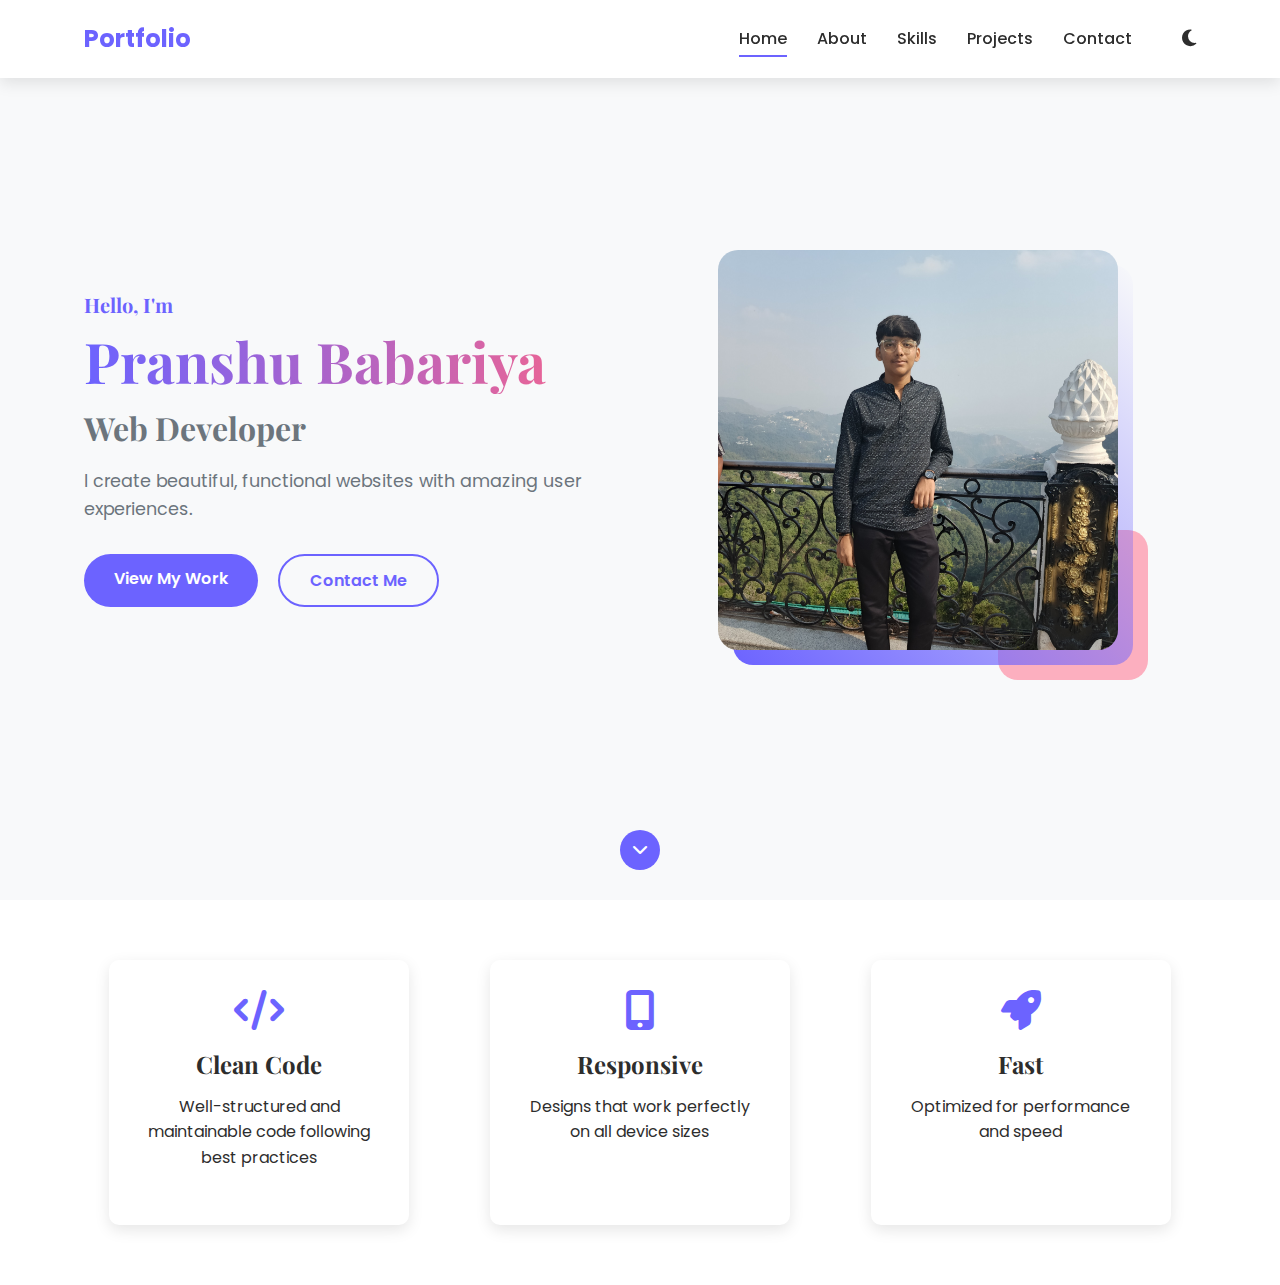
<file: portfolio/index.html>
<!DOCTYPE html>
<html lang="en">
<head>
    <meta charset="UTF-8">
    <meta name="viewport" content="width=device-width, initial-scale=1.0">
    <title>Pranshu Babariya | Portfolio</title>
    <link rel="stylesheet" href="https://cdnjs.cloudflare.com/ajax/libs/font-awesome/6.4.0/css/all.min.css">
    <link href="https://fonts.googleapis.com/css2?family=Poppins:wght@300;400;500;600;700&family=Playfair+Display:wght@400;500;600;700&display=swap" rel="stylesheet">
    <link rel="stylesheet" href="css/styles.css">
    <link rel="stylesheet" href="css/animations.css">
</head>
<body>
    <!-- Navigation -->
    <nav class="navbar">
        <div class="container">
            <a href="index.html" class="logo">Portfolio</a>
            <div class="nav-links">
                <a href="index.html" class="nav-link active">Home</a>
                <a href="about.html" class="nav-link">About</a>
                <a href="skills.html" class="nav-link">Skills</a>
                <a href="projects.html" class="nav-link">Projects</a>
                <a href="contact.html" class="nav-link">Contact</a>
                <div class="theme-toggle">
                    <i class="fas fa-moon"></i>
                </div>
            </div>
            <div class="hamburger">
                <div class="bar"></div>
                <div class="bar"></div>
                <div class="bar"></div>
            </div>
        </div>
    </nav>

    <!-- Hero Section -->
    <section class="hero">
        <div class="container">
            <div class="hero-content">
                <h3 class="intro animate-fade-in">Hello, I'm</h3>
                <h1 class="name animate-slide-up">Pranshu Babariya</h1>
                <h2 class="profession animate-slide-up">Web Developer</h2>
                <p class="brief animate-fade-in">I create beautiful, functional websites with amazing user experiences.</p>
                <div class="cta-buttons animate-fade-in">
                    <a href="projects.html" class="btn primary">View My Work</a>
                    <a href="contact.html" class="btn secondary">Contact Me</a>
                </div>
            </div>
            <div class="hero-image animate-scale-in">
                <div class="image-wrapper">
                    <img src="img/profile.jpg" alt="Profile Image" class="profile-img">
                    <div class="shape shape-1"></div>
                    <div class="shape shape-2"></div>
                </div>
            </div>
        </div>
        <div class="scroll-down animate-bounce">
            <a href="#highlights"><i class="fas fa-chevron-down"></i></a>
        </div>
    </section>
 
    <!-- Highlights Section -->
    <section id="highlights" class="highlights">
        <div class="container">
            <div class="highlight-card">
                <i class="fas fa-code"></i>
                <h3>Clean Code</h3>
                <p>Well-structured and maintainable code following best practices</p>
            </div>
            <div class="highlight-card">
                <i class="fas fa-mobile-alt"></i>
                <h3>Responsive</h3>
                <p>Designs that work perfectly on all device sizes</p>
            </div>
            <div class="highlight-card">
                <i class="fas fa-rocket"></i>
                <h3>Fast</h3>
                <p>Optimized for performance and speed</p>
            </div>
        </div>
    </section>

    <script src="js/main.js"></script>
    <script src="js/animations.js"></script>
</body>
</html>
</file>
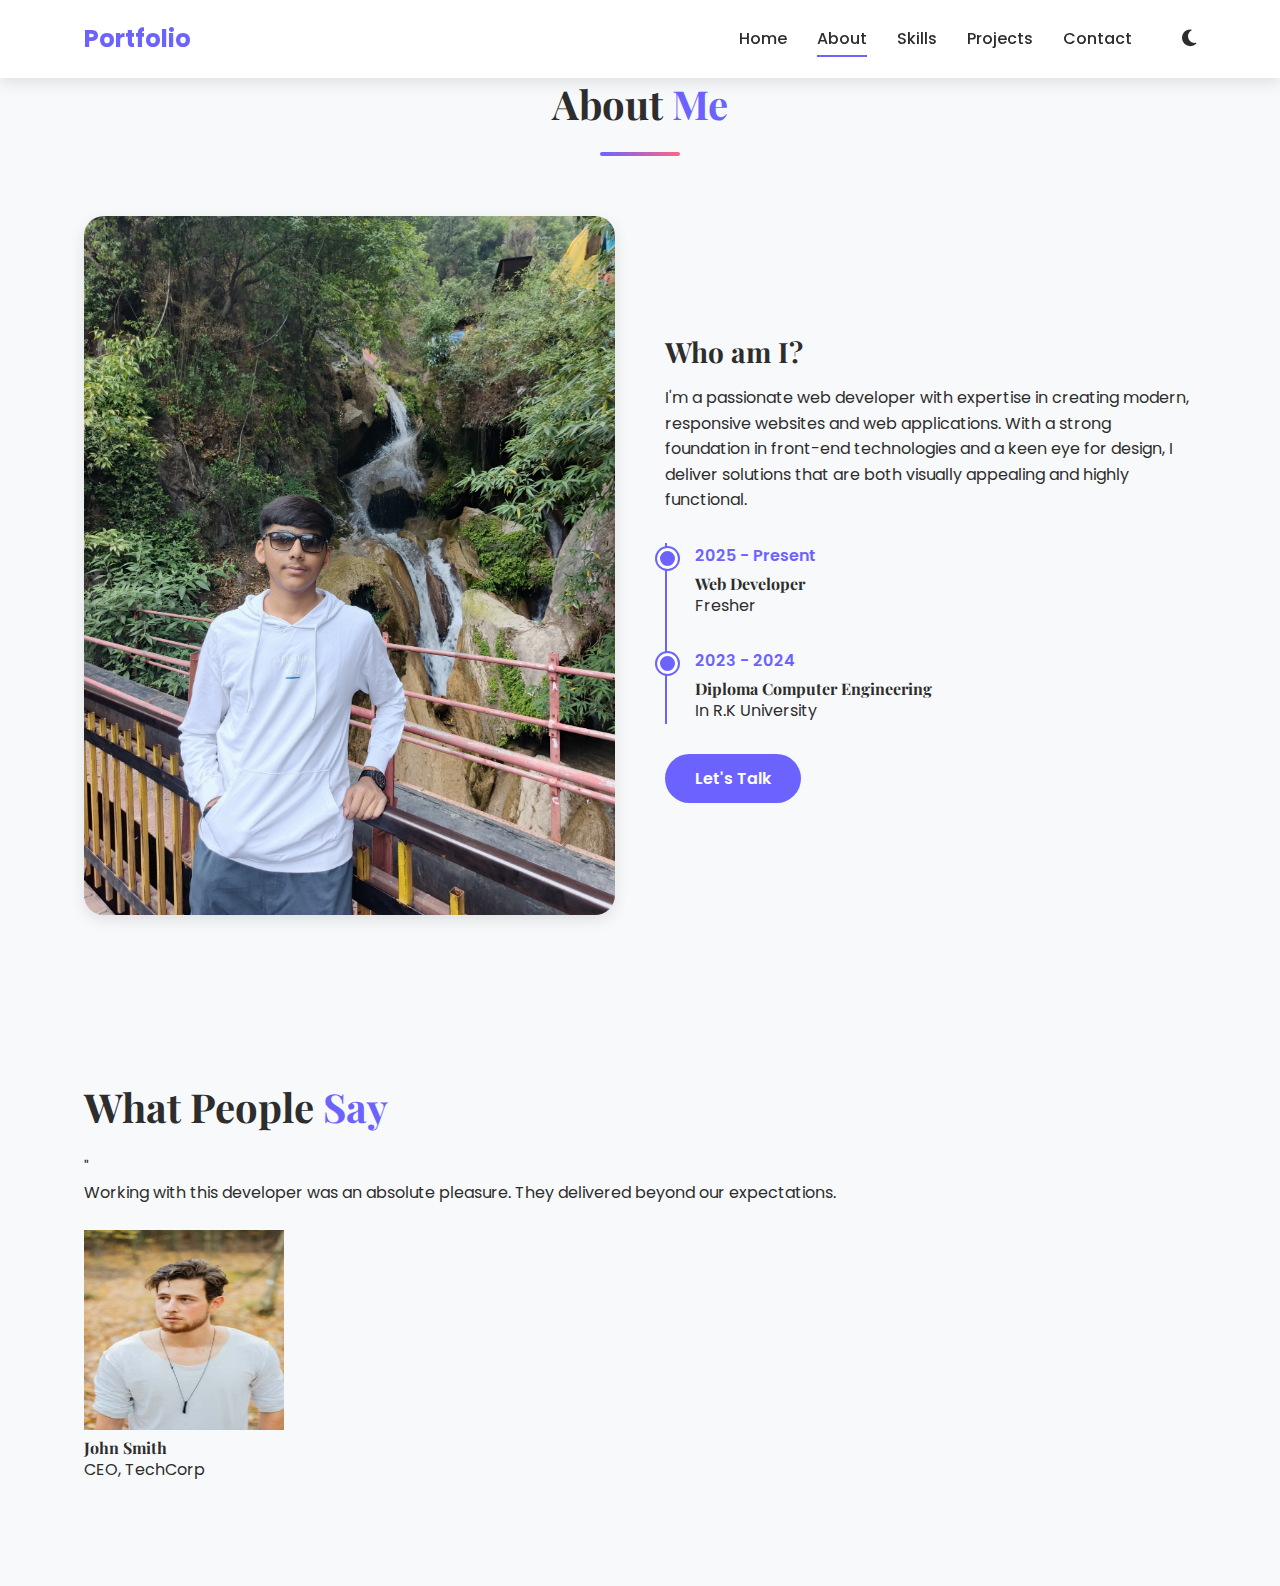
<file: portfolio/about.html>
<!DOCTYPE html>
<html lang="en">
<head>
    <meta charset="UTF-8">
    <meta name="viewport" content="width=device-width, initial-scale=1.0">
    <title>Pranshu Babariya | Portfolio</title>
    <link rel="stylesheet" href="https://cdnjs.cloudflare.com/ajax/libs/font-awesome/6.4.0/css/all.min.css">
    <link href="https://fonts.googleapis.com/css2?family=Poppins:wght@300;400;500;600;700&family=Playfair+Display:wght@400;500;600;700&display=swap" rel="stylesheet">
    <link rel="stylesheet" href="css/styles.css">
    <link rel="stylesheet" href="css/animations.css">
</head>
<body>
    <nav class="navbar">
        <div class="container">
            <a href="index.html" class="logo">Portfolio</a>
            <div class="nav-links">
                <a href="index.html" class="nav-link">Home</a>
                <a href="about.html" class="nav-link active">About</a>
                <a href="skills.html" class="nav-link">Skills</a>
                <a href="projects.html" class="nav-link">Projects</a>
                <a href="contact.html" class="nav-link">Contact</a>
                <div class="theme-toggle">
                    <i class="fas fa-moon"></i>
                </div>
            </div>
            <div class="hamburger">
                <div class="bar"></div>
                <div class="bar"></div>
                <div class="bar"></div>
            </div>
        </div>
    </nav>

    <!-- About Section -->
    <section class="about">
        <div class="container">
            <div class="section-header">
                <h2 class="section-title">About <span>Me</span></h2>
                <div class="underline"></div>
            </div>
            <div class="about-content">
                <div class="about-image animate-slide-left">
                    <img src="img/about.jpg" alt="About Image">
                </div>
                <div class="about-text animate-slide-right">
                    <h3>Who am I?</h3>
                    <p>I'm a passionate web developer with expertise in creating modern, responsive websites and web applications. With a strong foundation in front-end technologies and a keen eye for design, I deliver solutions that are both visually appealing and highly functional.</p>
                    
                    <div class="timeline">
                        <div class="timeline-item">
                            <div class="timeline-date">2025 - Present</div>
                            <div class="timeline-content">
                                <h4>Web Developer</h4>
                                <p>Fresher</p>
                            </div>
                        </div>
                        <div class="timeline-item">
                            <div class="timeline-date">2023 - 2024</div>
                            <div class="timeline-content">
                                <h4>Diploma Computer Engineering</h4>
                                <p>In R.K University</p>
                            </div>
                        </div>
                        <!-- <div class="timeline-item">
                            <div class="timeline-date">2023 - 2024</div>
                            <div class="timeline-content">
                                <h4>Diploma Computer Engineering</h4>
                                <p>In R.K University</p>
                            </div>
                        </div> -->
                    </div>
                    
                    <a href="contact.html" class="btn primary">Let's Talk</a>
                </div>
            </div>
        </div>
    </section>
 
    <!-- Testimonials Section -->
    <section class="testimonials">
        <div class="container">
            <h2 class="section-title">What People <span>Say</span></h2>
            <div class="testimonial-slider">
                <div class="testimonial-card">
                    <div class="quote">"</div>
                    <p>Working with this developer was an absolute pleasure. They delivered beyond our expectations.</p>
                    <div class="client">
                        <img src="img/client1.jpg" height="200px" width="200px" alt="Client 1">
                        <div class="client-info">
                            <h4>John Smith</h4>
                            <p>CEO, TechCorp</p>
                        </div>
                    </div>
                </div>
                <!-- More testimonial cards -->
            </div>
        </div>
    </section>

    <script src="js/main.js"></script>
    <script src="js/animations.js"></script>
</body>
</html>
</file>
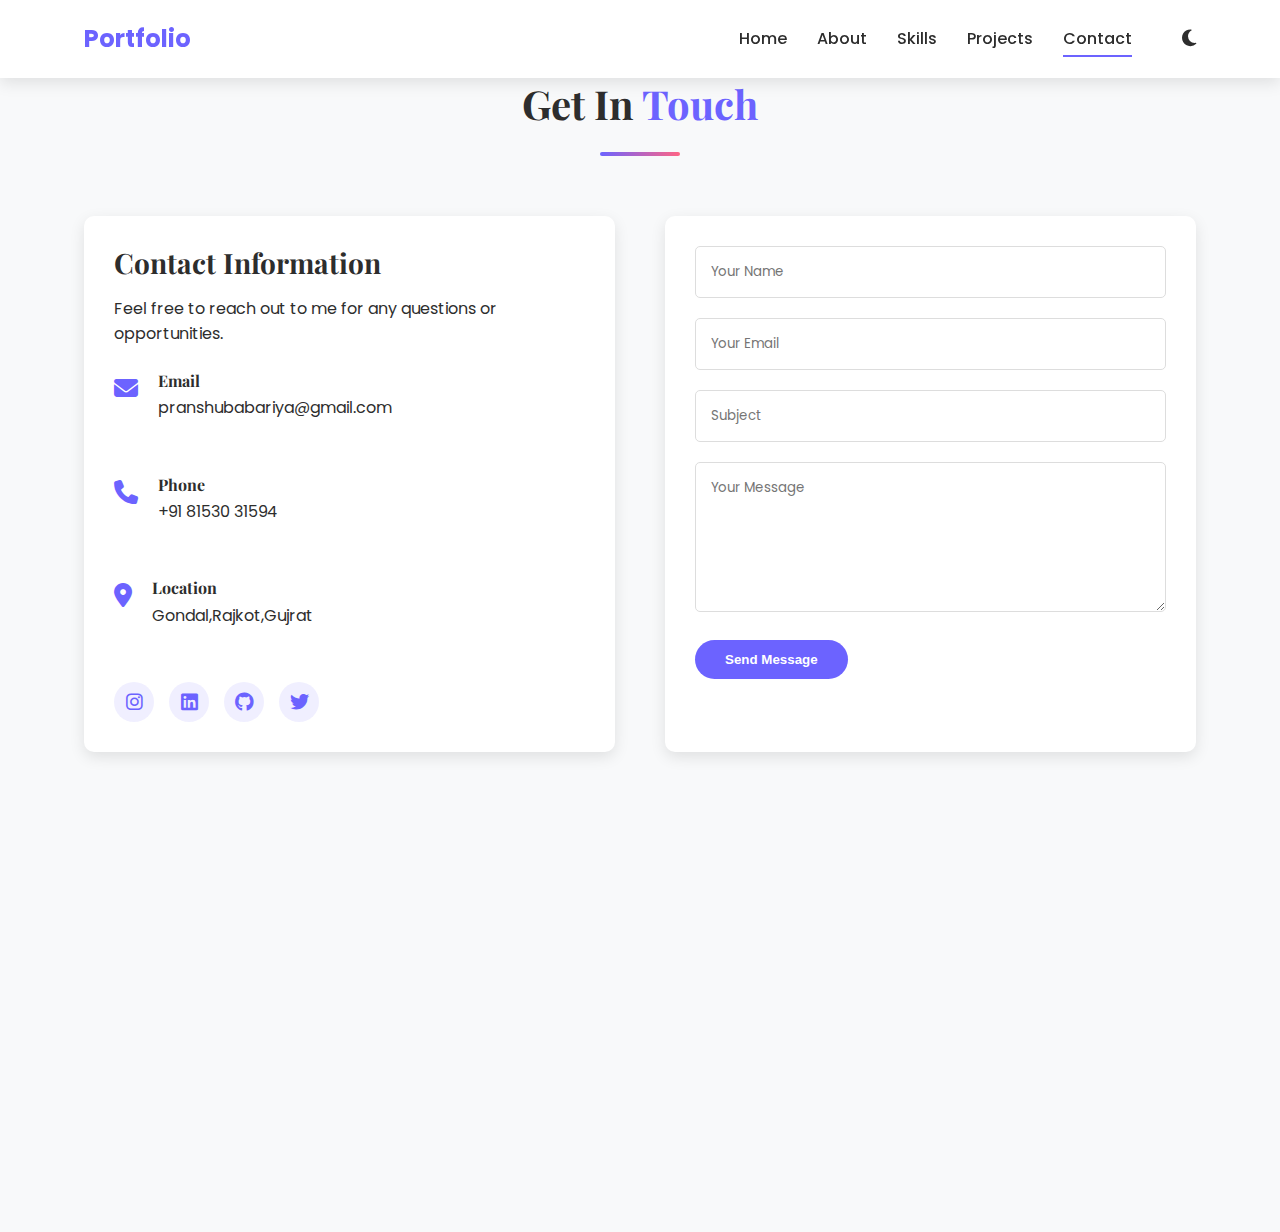
<file: portfolio/contact.html>
<!DOCTYPE html>
<html lang="en">
<head>
    <meta charset="UTF-8">
    <meta name="viewport" content="width=device-width, initial-scale=1.0">
    <title>Pranshu Babariya | Portfolio</title>
    <link rel="stylesheet" href="https://cdnjs.cloudflare.com/ajax/libs/font-awesome/6.4.0/css/all.min.css">
    <link href="https://fonts.googleapis.com/css2?family=Poppins:wght@300;400;500;600;700&family=Playfair+Display:wght@400;500;600;700&display=swap" rel="stylesheet">
    <link rel="stylesheet" href="css/styles.css">
    <link rel="stylesheet" href="css/animations.css">
</head>
<body>
    <nav class="navbar">
        <div class="container">
            <a href="index.html" class="logo">Portfolio</a>
            <div class="nav-links">
                <a href="index.html" class="nav-link">Home</a>
                <a href="about.html" class="nav-link">About</a>
                <a href="skills.html" class="nav-link">Skills</a>
                <a href="projects.html" class="nav-link">Projects</a>
                <a href="contact.html" class="nav-link active">Contact</a>
                <div class="theme-toggle">
                    <i class="fas fa-moon"></i>
                </div>
            </div>
            <div class="hamburger">
                <div class="bar"></div>
                <div class="bar"></div>
                <div class="bar"></div>
            </div>
        </div>
    </nav>

    <!-- Contact Section -->
    <section class="contact">
        <div class="container">
            <div class="section-header">
                <h2 class="section-title">Get In <span>Touch</span></h2>
                <div class="underline"></div>
            </div>
            
            <div class="contact-content">
                <div class="contact-info">
                    <h3>Contact Information</h3>
                    <p>Feel free to reach out to me for any questions or opportunities.</p>
                    
                    <div class="info-item">
                        <i class="fas fa-envelope"></i>
                        <div class="info-content">
                            <h4>Email</h4>
                            <p>pranshubabariya@gmail.com</p>
                        </div>
                    </div>
                    
                    <div class="info-item">
                        <i class="fas fa-phone"></i>
                        <div class="info-content">
                            <h4>Phone</h4>
                            <p>+91 81530 31594</p>
                        </div>
                    </div>
                    
                    <div class="info-item">
                        <i class="fas fa-map-marker-alt"></i>
                        <div class="info-content">
                            <h4>Location</h4>
                            <p>Gondal,Rajkot,Gujrat</p>
                        </div>
                    </div>
                    
                    <div class="social-links">
                        <a href="https://www.instagram.com/pranshu._.0007/"><i class="fa-brands fa-instagram"></i></a>
                        <a href="https://www.linkedin.com/in/pranshu-babariya-a39375328/"><i class="fab fa-linkedin"></i></a>
                        <a href="https://github.com/Pranshu9925"><i class="fab fa-github"></i></a>
                        <a href="https://x.com/PranshuPatel0"><i class="fab fa-twitter"></i></a>
                        
                    </div>
                </div>
                
                <div class="contact-form">
                    <form id="contactForm">
                        <div class="form-group">
                            <input type="text" id="name" placeholder="Your Name" required>
                        </div>
                        <div class="form-group">
                            <input type="email" id="email" placeholder="Your Email" required>
                        </div>
                        <div class="form-group">
                            <input type="text" id="subject" placeholder="Subject">
                        </div>
                        <div class="form-group">
                            <textarea id="message" rows="5" placeholder="Your Message" required></textarea>
                        </div>
                        <button type="submit" class="btn primary">Send Message</button>
                    </form>
                </div>
            </div>
        </div>
    </section>
 
    <!-- Map Section -->
    <section class="map">
        <iframe src="https://www.google.com/maps/embed?pb=!1m18!1m12!1m3!1d521.2065974716127!2d70.78993064576974!3d21.96142974266519!2m3!1f0!2f0!3f0!3m2!1i1024!2i768!4f13.1!3m3!1m2!1s0x395839dd14bb5c81%3A0x2c35347fda274b17!2sKrishna%20Krupa!5e0!3m2!1sen!2sin!4v1749466832897!5m2!1sen!2sin" allowfullscreen="" loading="lazy"></iframe>
    </section>

    <script src="js/main.js"></script>
    <script src="js/animations.js"></script>
</body>
</html>
</file>
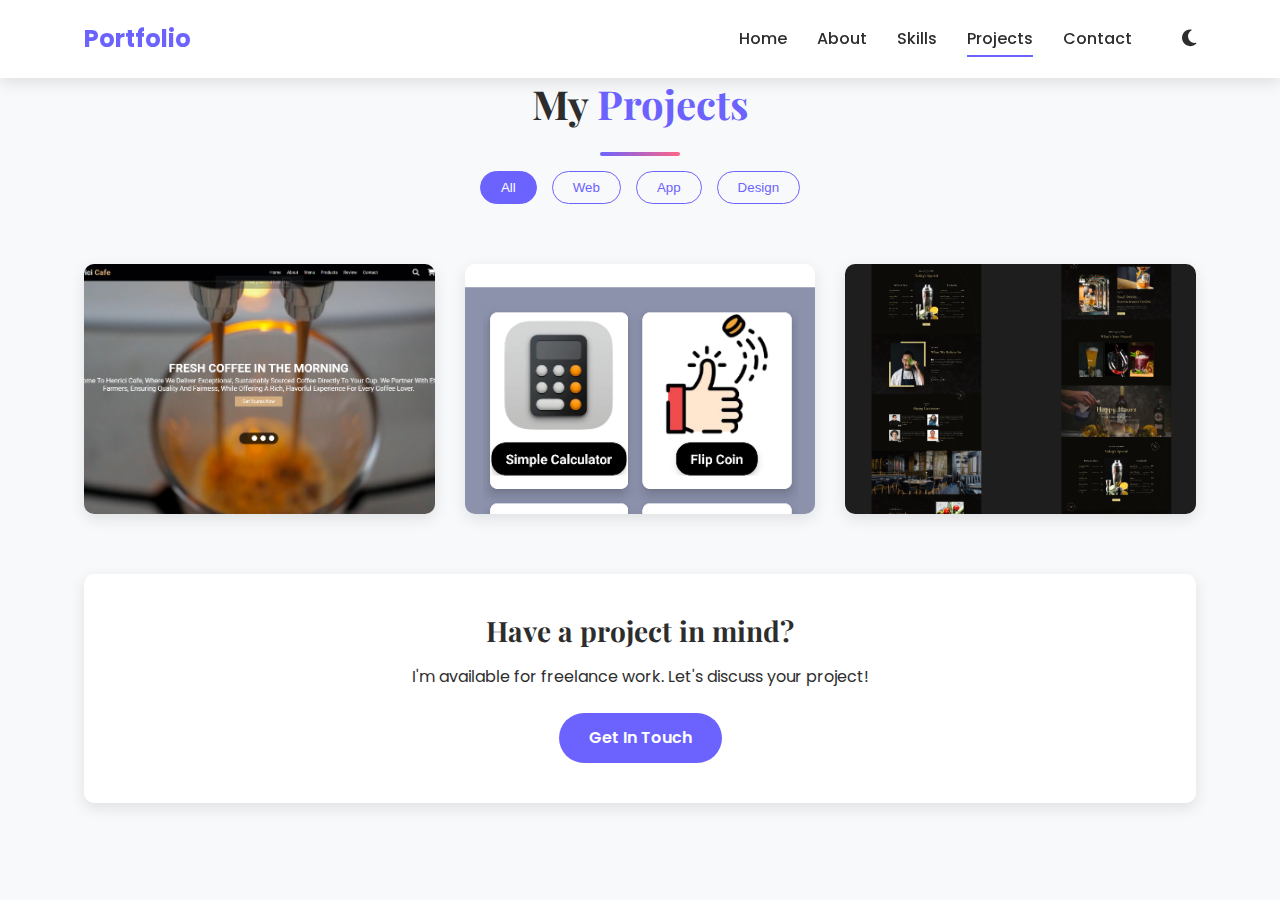
<file: portfolio/projects.html>
<!DOCTYPE html>
<html lang="en">
<head>
    <meta charset="UTF-8">
    <meta name="viewport" content="width=device-width, initial-scale=1.0">
    <title>Pranshu Babariya | Portfolio</title>
    <link rel="stylesheet" href="https://cdnjs.cloudflare.com/ajax/libs/font-awesome/6.4.0/css/all.min.css">
    <link href="https://fonts.googleapis.com/css2?family=Poppins:wght@300;400;500;600;700&family=Playfair+Display:wght@400;500;600;700&display=swap" rel="stylesheet">
    <link rel="stylesheet" href="css/styles.css">
    <link rel="stylesheet" href="css/animations.css">
</head>
<body>
    <nav class="navbar">
        <div class="container">
            <a href="index.html" class="logo">Portfolio</a>
            <div class="nav-links">
                <a href="index.html" class="nav-link">Home</a>
                <a href="about.html" class="nav-link">About</a>
                <a href="skills.html" class="nav-link">Skills</a>
                <a href="projects.html" class="nav-link active">Projects</a>
                <a href="contact.html" class="nav-link">Contact</a>
                <div class="theme-toggle">
                    <i class="fas fa-moon"></i>
                </div>
            </div>
            <div class="hamburger">
                <div class="bar"></div>
                <div class="bar"></div>
                <div class="bar"></div>
            </div>
        </div>
    </nav>

    <!-- Projects Section -->
    <section class="projects">
        <div class="container">
            <div class="section-header">
                <h2 class="section-title">My <span>Projects</span></h2>
                <div class="underline"></div>
                <div class="filter-buttons">
                    <button class="filter-btn active" data-filter="all">All</button>
                    <button class="filter-btn" data-filter="web">Web</button>
                    <button class="filter-btn" data-filter="app">App</button>
                    <button class="filter-btn" data-filter="design">Design</button>
                </div>
            </div>
            
            <div class="projects-grid">
                <div class="project-card" data-category="web">
                    <div class="project-image">
                        <img src="img/project1.png" alt="Project 1">
                        <div class="project-overlay">
                            <h3>Coffee Website</h3>
                            <p>Full-featured online store with payment integration</p>
                            <a href="#" class="btn primary">View Details</a>
                        </div>
                    </div>
                </div>
                
                <div class="project-card" data-category="app">
                    <div class="project-image">
                        <img src="img/project2.png" alt="Project 2">
                        <div class="project-overlay">
                            <h3>ToolHub App</h3>
                            <p>In which i have made Simple Calculator, Flip a Coin, Currency Convetor, Roll Dice and Ruller which i have made by myself</p>
                            <a href="#" class="btn primary">View Details</a>
                        </div>
                    </div>
                </div>

                <div class="project-card" data-category="design">
                    <div class="project-image">
                        <img src="img/project3.png" alt="Project 2">
                        <div class="project-overlay">
                            <h3>Restaurant Website Design</h3>
                            <p>Full-featured design of an Restaurant</p>
                            <a href="#" class="btn primary">View Details</a>
                        </div>
                    </div>
                </div>
                
                <!-- More project cards -->
            </div>
             
            <div class="cta-section">
                <h3>Have a project in mind?</h3>
                <p>I'm available for freelance work. Let's discuss your project!</p>
                <a href="contact.html" class="btn primary">Get in Touch</a>
            </div>
        </div>
    </section>

    <script src="js/main.js"></script>
    <script src="js/animations.js"></script>
</body>
</html>
</file>
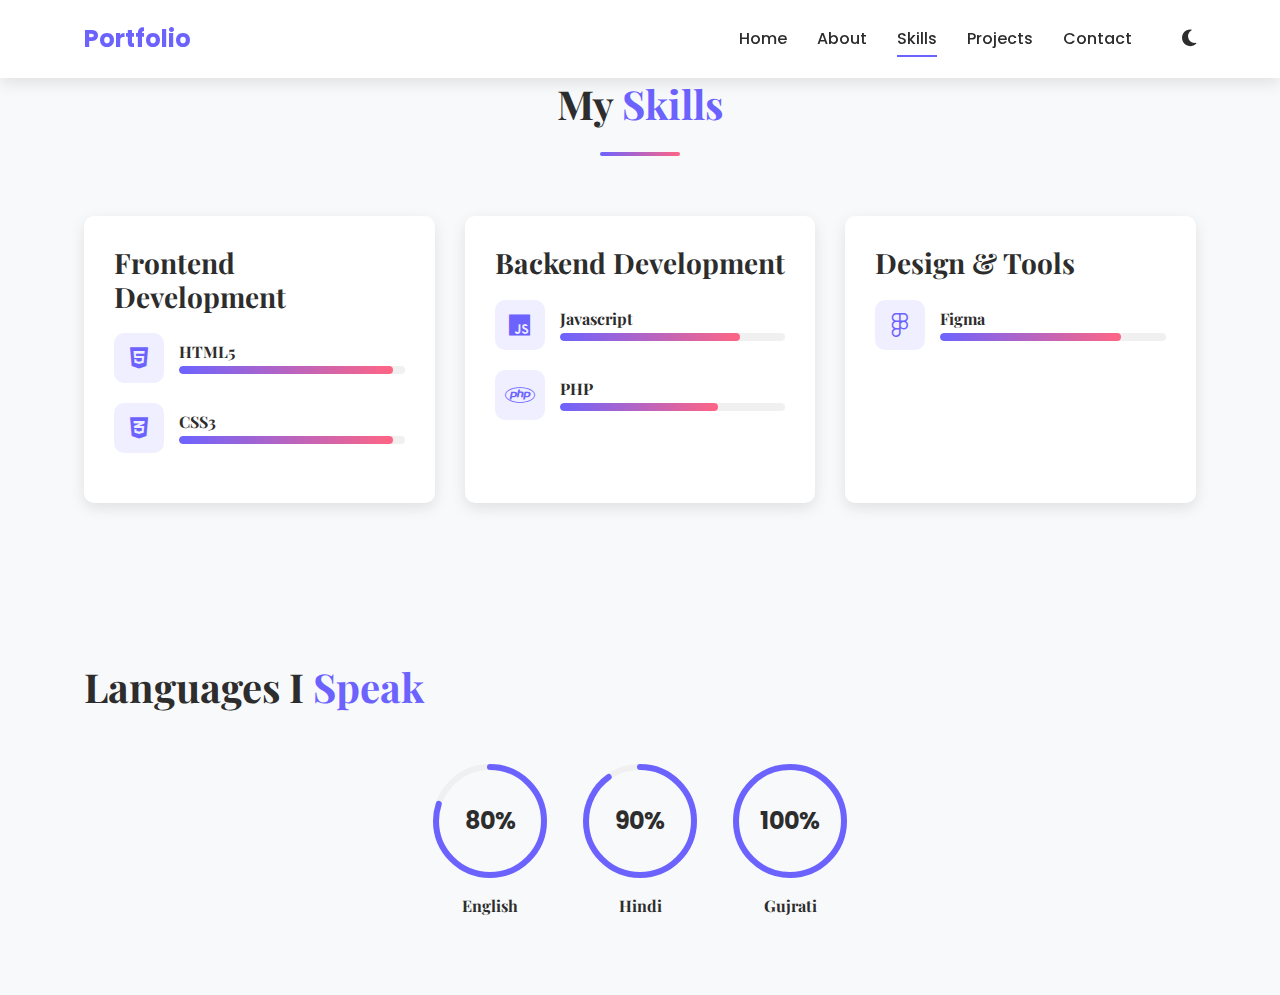
<file: portfolio/skills.html>
<!DOCTYPE html>
<html lang="en">
<head>
    <meta charset="UTF-8">
    <meta name="viewport" content="width=device-width, initial-scale=1.0">
    <title>Pranshu Babariya | Portfolio</title>
    <link rel="stylesheet" href="https://cdnjs.cloudflare.com/ajax/libs/font-awesome/6.4.0/css/all.min.css">
    <link href="https://fonts.googleapis.com/css2?family=Poppins:wght@300;400;500;600;700&family=Playfair+Display:wght@400;500;600;700&display=swap" rel="stylesheet">
    <link rel="stylesheet" href="css/styles.css">
    <link rel="stylesheet" href="css/animations.css">
</head>
<body>
    <nav class="navbar">
        <div class="container">
            <a href="index.html" class="logo">Portfolio</a>
            <div class="nav-links">
                <a href="index.html" class="nav-link">Home</a>
                <a href="about.html" class="nav-link">About</a>
                <a href="skills.html" class="nav-link active">Skills</a>
                <a href="projects.html" class="nav-link">Projects</a>
                <a href="contact.html" class="nav-link">Contact</a>
                <div class="theme-toggle">
                    <i class="fas fa-moon"></i>
                </div>
            </div>
            <div class="hamburger">
                <div class="bar"></div>
                <div class="bar"></div>
                <div class="bar"></div>
            </div>
        </div>
    </nav>

    <!-- Skills Section -->
    <section class="skills">
        <div class="container">
            <div class="section-header">
                <h2 class="section-title">My <span>Skills</span></h2>
                <div class="underline"></div>
            </div>
            
            <div class="skills-grid">
                <div class="skill-category">
                    <h3>Frontend Development</h3>
                    <div class="skill-items">
                        <div class="skill-item">
                            <div class="skill-icon">
                                <i class="fab fa-html5"></i>
                            </div>
                            <div class="skill-info">
                                <h4>HTML5</h4>
                                <div class="skill-bar">
                                    <div class="skill-level" style="width: 95%"></div>
                                </div>
                                
                            </div>
                        </div>
                         <div class="skill-item">
                            <div class="skill-icon">
                                <i class="fa-brands fa-css3-alt"></i>
                            </div>
                            <div class="skill-info">
                                <h4>CSS3</h4>
                                <div class="skill-bar">
                                    <div class="skill-level" style="width: 95%"></div>
                                </div>
                                
                            </div>
                        </div>
                        <!-- More frontend skills -->
                    </div>
                </div>
                
                <div class="skill-category">
                    <h3>Backend Development</h3>
                    <div class="skill-items">
                        <div class="skill-item">
                            <div class="skill-icon">
                                <i class="fa-brands fa-js"></i>
                            </div>
                            <div class="skill-info">
                                <h4>Javascript</h4>
                                <div class="skill-bar">
                                    <div class="skill-level" style="width: 80%"></div>
                                </div>
                            </div>
                        </div>
                        <div class="skill-item">
                            <div class="skill-icon">
                                <i class="fa-brands fa-php"></i>
                            </div>
                            <div class="skill-info">
                                <h4>PHP</h4>
                                <div class="skill-bar">
                                    <div class="skill-level" style="width: 70%"></div>
                                </div>
                            </div>
                        </div>
                        <!-- More backend skills -->
                    </div>
                </div>
                
                <div class="skill-category">
                    <h3>Design & Tools</h3>
                    <div class="skill-items">
                        <div class="skill-item">
                            <div class="skill-icon">
                                <i class="fab fa-figma"></i>
                            </div>
                            <div class="skill-info">
                                <h4>Figma</h4>
                                <div class="skill-bar">
                                    <div class="skill-level" style="width: 80%"></div>
                                </div>
                            </div>
                        </div>
                        <!-- More design skills -->
                    </div>
                </div>

                
            </div>
        </div>
    </section>

    <!-- Languages Section -->
    <section class="languages">
        <div class="container">
            <h2 class="section-title">Languages I <span>Speak</span></h2>
            <div class="languages-grid">
                <div class="language-item">
                    <div class="language-progress" data-percent="80">
                        <svg class="progress-circle" width="120" height="120">
                            <circle class="progress-circle-bg" cx="60" cy="60" r="54"></circle>
                            <circle class="progress-circle-fill" cx="60" cy="60" r="54"></circle>
                        </svg>
                        <div class="language-percent">80%</div>
                    </div>
                    <h4>English</h4>
                </div>
                <div class="language-item">
                    <div class="language-progress" data-percent="90">
                        <svg class="progress-circle" width="120" height="120">
                            <circle class="progress-circle-bg" cx="60" cy="60" r="54"></circle>
                            <circle class="progress-circle-fill" cx="60" cy="60" r="54"></circle>
                        </svg>
                        <div class="language-percent">90%</div>
                    </div>
                    <h4>Hindi</h4>
                </div>
                <div class="language-item">
                    <div class="language-progress" data-percent="100">
                        <svg class="progress-circle" width="120" height="120">
                            <circle class="progress-circle-bg" cx="60" cy="60" r="54"></circle>
                            <circle class="progress-circle-fill" cx="60" cy="60" r="54"></circle>
                        </svg>
                        <div class="language-percent">100%</div>
                    </div>
                    <h4>Gujrati</h4>
                </div>
                <!-- More language items -->
            </div>
        </div>
    </section>

    <script src="js/main.js"></script>
    <script src="js/animations.js"></script>
</body>
</html>
</file>
<file: portfolio/css/styles.css>
/* Base Styles */
:root {
    --primary-color: #6c63ff;
    --secondary-color: #4d44db;
    --accent-color: #ff6584;
    --dark-color: #2d2d2d;
    --light-color: #f8f9fa;
    --gray-color: #6c757d;
    --white-color: #ffffff;
    --black-color: #000000;
    --success-color: #28a745;
    --warning-color: #ffc107;
    --danger-color: #dc3545;
    --font-primary: 'Poppins', sans-serif;
    --font-secondary: 'Playfair Display', serif;
    --transition: all 0.3s ease;
    --shadow: 0 5px 15px rgba(0, 0, 0, 0.1);
    --shadow-hover: 0 8px 25px rgba(0, 0, 0, 0.2);
}

/* Reset and Base Styles */
* {
    margin: 0;
    padding: 0;
    box-sizing: border-box;
}

html {
    scroll-behavior: smooth;
}

body {
    font-family: var(--font-primary);
    color: var(--dark-color);
    background-color: var(--light-color);
    line-height: 1.6;
    overflow-x: hidden;
}

.container {
    width: 90%;
    max-width: 1200px;
    margin: 0 auto;
    padding: 0 20px;
}

section {
    padding: 80px 0;
}

h1, h2, h3, h4, h5, h6 {
    font-family: var(--font-secondary);
    font-weight: 700;
    line-height: 1.2;
}

h2 {
    font-size: 2.5rem;
    margin-bottom: 1.5rem;
}

h3 {
    font-size: 1.75rem;
    margin-bottom: 1rem;
}

p {
    margin-bottom: 1.5rem;
}

a {
    text-decoration: none;
    color: inherit;
    transition: var(--transition);
}

.btn {
    display: inline-block;
    padding: 12px 30px;
    border-radius: 50px;
    font-weight: 600;
    text-transform: capitalize;
    transition: var(--transition);
    border: none;
    cursor: pointer;
}

.btn.primary {
    background-color: var(--primary-color);
    color: var(--white-color);
}

.btn.secondary {
    background-color: transparent;
    color: var(--primary-color);
    border: 2px solid var(--primary-color);
}

.btn:hover {
    transform: translateY(-3px);
    box-shadow: var(--shadow-hover);
}

.section-header {
    text-align: center;
    margin-bottom: 60px;
}

.section-title span {
    color: var(--primary-color);
}

.underline {
    width: 80px;
    height: 4px;
    background: linear-gradient(to right, var(--primary-color), var(--accent-color));
    margin: 15px auto;
    border-radius: 2px;
}

/* Navigation Styles */
.navbar {
    position: fixed;
    top: 0;
    left: 0;
    width: 100%;
    padding: 20px 0;
    z-index: 1000;
    transition: var(--transition);
    background-color: rgba(255, 255, 255, 0.9);
    box-shadow: var(--shadow);
}

.navbar.scrolled {
    padding: 15px 0;
    background-color: rgba(255, 255, 255, 0.98);
}

.navbar .container {
    display: flex;
    justify-content: space-between;
    align-items: center;
}

.logo {
    font-size: 1.5rem;
    font-weight: 700;
    color: var(--primary-color);
}

.nav-links {
    display: flex;
    align-items: center;
    gap: 30px;
}

.nav-link {
    font-weight: 500;
    position: relative;
}

.nav-link::after {
    content: '';
    position: absolute;
    bottom: -5px;
    left: 0;
    width: 0;
    height: 2px;
    background-color: var(--primary-color);
    transition: var(--transition);
}

.nav-link:hover::after,
.nav-link.active::after {
    width: 100%;
}

.theme-toggle {
    cursor: pointer;
    font-size: 1.2rem;
    margin-left: 20px;
    color: var(--dark-color);
}

.hamburger {
    display: none;
    cursor: pointer;
}

.bar {
    width: 25px;
    height: 3px;
    background-color: var(--dark-color);
    margin: 5px 0;
    transition: var(--transition);
}

/* Hero Section */
.hero {
    height: 100vh;
    display: flex;
    align-items: center;
    padding-top: 80px;
    position: relative;
    overflow: hidden;
}

.hero .container {
    display: flex;
    align-items: center;
    justify-content: space-between;
}

.hero-content {
    flex: 1;
    max-width: 600px;
}

.intro {
    font-size: 1.25rem;
    color: var(--primary-color);
    margin-bottom: 10px;
}

.name {
    font-size: 3.5rem;
    margin-bottom: 15px;
    background: linear-gradient(to right, var(--primary-color), var(--accent-color));
    -webkit-background-clip: text;
    -webkit-text-fill-color: transparent;
}

.profession {
    font-size: 2rem;
    margin-bottom: 20px;
    color: var(--gray-color);
}

.brief {
    font-size: 1.1rem;
    margin-bottom: 30px;
    color: var(--gray-color);
}

.cta-buttons {
    display: flex;
    gap: 20px;
}

.hero-image {
    flex: 1;
    position: relative;
}

.image-wrapper {
    position: relative;
    width: 400px;
    height: 400px;
    margin: 0 auto;
}

.profile-img {
    width: 100%;
    height: 100%;
    object-fit: cover;
    border-radius: 20px;
    position: relative;
    z-index: 2;
}

.shape {
    position: absolute;
    border-radius: 20px;
}

.shape-1 {
    width: 100%;
    height: 100%;
    top: 15px;
    left: 15px;
    background: linear-gradient(45deg, var(--primary-color), transparent);
    z-index: 1;
}

.shape-2 {
    width: 150px;
    height: 150px;
    bottom: -30px;
    right: -30px;
    background-color: var(--accent-color);
    z-index: 0;
    opacity: 0.5;
}

.scroll-down {
    position: absolute;
    bottom: 30px;
    left: 50%;
    transform: translateX(-50%);
    animation: bounce 2s infinite;
}

.scroll-down a {
    display: block;
    width: 40px;
    height: 40px;
    border-radius: 50%;
    background-color: var(--primary-color);
    color: var(--white-color);
    text-align: center;
    line-height: 40px;
}

/* Highlights Section */
.highlights {
    background-color: var(--white-color);
    padding: 60px 0;
}

.highlights .container {
    display: flex;
    justify-content: space-around;
    flex-wrap: wrap;
    gap: 30px;
}

.highlight-card {
    flex: 1;
    min-width: 250px;
    max-width: 300px;
    padding: 30px;
    text-align: center;
    border-radius: 10px;
    transition: var(--transition);
    background-color: var(--white-color);
    box-shadow: var(--shadow);
}

.highlight-card:hover {
    transform: translateY(-10px);
    box-shadow: var(--shadow-hover);
}

.highlight-card i {
    font-size: 2.5rem;
    color: var(--primary-color);
    margin-bottom: 20px;
}

.highlight-card h3 {
    margin-bottom: 15px;
    font-size: 1.5rem;
}

/* About Section */
.about-content {
    display: flex;
    align-items: center;
    gap: 50px;
}

.about-image {
    flex: 1;
}

.about-image img {
    width: 100%;
    border-radius: 20px;
    box-shadow: var(--shadow);
}

.about-text {
    flex: 1;
}

.about-details {
    display: grid;
    grid-template-columns: repeat(2, 1fr);
    gap: 20px;
    margin: 30px 0;
}

.detail {
    display: flex;
    gap: 10px;
}

.detail span {
    font-weight: 600;
    color: var(--primary-color);
}

/* Timeline */
.timeline {
    position: relative;
    margin: 30px 0;
    padding-left: 30px;
}

.timeline::before {
    content: '';
    position: absolute;
    left: 0;
    top: 0;
    height: 100%;
    width: 2px;
    background-color: var(--primary-color);
}

.timeline-item {
    position: relative;
    margin-bottom: 30px;
}

.timeline-item::before {
    content: '';
    position: absolute;
    left: -38px;
    top: 5px;
    width: 15px;
    height: 15px;
    border-radius: 50%;
    background-color: var(--primary-color);
    border: 3px solid var(--white-color);
    box-shadow: 0 0 0 2px var(--primary-color);
}

.timeline-date {
    font-weight: 600;
    color: var(--primary-color);
    margin-bottom: 5px;
}

/* Skills Section */
.skills-grid {
    display: grid;
    grid-template-columns: repeat(auto-fit, minmax(300px, 1fr));
    gap: 30px;
}

.skill-category {
    background-color: var(--white-color);
    padding: 30px;
    border-radius: 10px;
    box-shadow: var(--shadow);
}

.skill-items {
    margin-top: 20px;
}

.skill-item {
    display: flex;
    align-items: center;
    margin-bottom: 20px;
}

.skill-icon {
    width: 50px;
    height: 50px;
    background-color: rgba(108, 99, 255, 0.1);
    border-radius: 10px;
    display: flex;
    align-items: center;
    justify-content: center;
    margin-right: 15px;
    color: var(--primary-color);
    font-size: 1.5rem;
}

.skill-info {
    flex: 1;
}

.skill-bar {
    width: 100%;
    height: 8px;
    background-color: #f0f0f0;
    border-radius: 4px;
    margin-top: 5px;
    overflow: hidden;
}

.skill-level {
    height: 100%;
    background: linear-gradient(to right, var(--primary-color), var(--accent-color));
    border-radius: 4px;
}

/* Languages Section */
.languages-grid {
    display: flex;
    justify-content: center;
    flex-wrap: wrap;
    gap: 30px;
    margin-top: 50px;
}

.language-item {
    text-align: center;
}

.language-progress {
    position: relative;
    width: 120px;
    height: 120px;
    margin: 0 auto 15px;
}

.progress-circle {
    transform: rotate(-90deg);
}

.progress-circle-bg {
    fill: none;
    stroke: #f0f0f0;
    stroke-width: 6;
}

.progress-circle-fill {
    fill: none;
    stroke: var(--primary-color);
    stroke-width: 6;
    stroke-dasharray: 339.292;
    stroke-dashoffset: 339.292;
    stroke-linecap: round;
    transition: stroke-dashoffset 1s ease;
}

.language-percent {
    position: absolute;
    top: 50%;
    left: 50%;
    transform: translate(-50%, -50%);
    font-size: 1.5rem;
    font-weight: 700;
    color: var(--dark-color);
}

/* Projects Section */
.filter-buttons {
    display: flex;
    justify-content: center;
    flex-wrap: wrap;
    gap: 15px;
    margin-bottom: 40px;
}

.filter-btn {
    padding: 8px 20px;
    background-color: transparent;
    border: 1px solid var(--primary-color);
    color: var(--primary-color);
    border-radius: 50px;
    cursor: pointer;
    transition: var(--transition);
}

.filter-btn.active,
.filter-btn:hover {
    background-color: var(--primary-color);
    color: var(--white-color);
}

.projects-grid {
    display: grid;
    grid-template-columns: repeat(auto-fill, minmax(350px, 1fr));
    gap: 30px;
}

.project-card {
    border-radius: 10px;
    overflow: hidden;
    position: relative;
    box-shadow: var(--shadow);
    transition: var(--transition);
}

.project-card:hover {
    transform: translateY(-10px);
    box-shadow: var(--shadow-hover);
}

.project-image {
    position: relative;
    height: 250px;
    overflow: hidden;
}

.project-image img {
    width: 100%;
    height: 100%;
    object-fit: cover;
    transition: var(--transition);
}

.project-overlay {
    position: absolute;
    top: 0;
    left: 0;
    width: 100%;
    height: 100%;
    background: rgba(108, 99, 255, 0.9);
    display: flex;
    flex-direction: column;
    justify-content: center;
    align-items: center;
    opacity: 0;
    transition: var(--transition);
    padding: 20px;
    text-align: center;
    color: var(--white-color);
}

.project-card:hover .project-overlay {
    opacity: 1;
}

.project-overlay h3 {
    margin-bottom: 10px;
    font-size: 1.5rem;
}

.project-overlay p {
    margin-bottom: 20px;
    font-size: 1rem;
}

.cta-section {
    text-align: center;
    margin-top: 60px;
    padding: 40px;
    background-color: var(--white-color);
    border-radius: 10px;
    box-shadow: var(--shadow);
}

/* Contact Section */
.contact-content {
    display: flex;
    gap: 50px;
}

.contact-info {
    flex: 1;
    padding: 30px;
    background-color: var(--white-color);
    border-radius: 10px;
    box-shadow: var(--shadow);
}

.info-item {
    display: flex;
    align-items: flex-start;
    gap: 20px;
    margin-bottom: 30px;
}

.info-item i {
    font-size: 1.5rem;
    color: var(--primary-color);
    margin-top: 5px;
}

.info-content h4 {
    margin-bottom: 5px;
}

.social-links {
    display: flex;
    gap: 15px;
    margin-top: 30px;
}

.social-links a {
    width: 40px;
    height: 40px;
    border-radius: 50%;
    background-color: rgba(108, 99, 255, 0.1);
    display: flex;
    align-items: center;
    justify-content: center;
    color: var(--primary-color);
    font-size: 1.2rem;
    transition: var(--transition);
}

.social-links a:hover {
    background-color: var(--primary-color);
    color: var(--white-color);
    transform: translateY(-5px);
}

.contact-form {
    flex: 1;
    padding: 30px;
    background-color: var(--white-color);
    border-radius: 10px;
    box-shadow: var(--shadow);
}

.form-group {
    margin-bottom: 20px;
}

.form-group input,
.form-group textarea {
    width: 100%;
    padding: 15px;
    border: 1px solid #ddd;
    border-radius: 5px;
    font-family: var(--font-primary);
    transition: var(--transition);
}

.form-group input:focus,
.form-group textarea:focus {
    outline: none;
    border-color: var(--primary-color);
    box-shadow: 0 0 0 3px rgba(108, 99, 255, 0.2);
}

.form-group textarea {
    resize: vertical;
    min-height: 150px;
}

/* Map Section */
.map {
    height: 400px;
}

.map iframe {
    width: 100%;
    height: 100%;
    border: none;
}

/* Footer */
footer {
    background-color: var(--dark-color);
    color: var(--white-color);
    padding: 30px 0;
    text-align: center;
}

.footer-content {
    display: flex;
    flex-direction: column;
    align-items: center;
}

.footer-logo {
    font-size: 1.5rem;
    font-weight: 700;
    color: var(--white-color);
    margin-bottom: 20px;
}

.footer-links {
    display: flex;
    gap: 20px;
    margin-bottom: 20px;
}

.footer-link {
    color: var(--white-color);
    transition: var(--transition);
}

.footer-link:hover {
    color: var(--primary-color);
}

.copyright {
    font-size: 0.9rem;
    opacity: 0.8;
}

/* Dark Theme */
body.dark-theme {
    background-color: #121212;
    color: #f5f5f5;
}

.dark-theme .navbar {
    background-color: rgba(18, 18, 18, 0.9);
}

.dark-theme .highlight-card,
.dark-theme .skill-category,
.dark-theme .project-card,
.dark-theme .contact-info,
.dark-theme .contact-form,
.dark-theme .cta-section {
    background-color: #1e1e1e;
    color: #f5f5f5;
}

.dark-theme .form-group input,
.dark-theme .form-group textarea {
    background-color: #2d2d2d;
    border-color: #3d3d3d;
    color: #f5f5f5;
}

.dark-theme .filter-btn {
    border-color: var(--primary-color);
    color: var(--primary-color);
}

.dark-theme .filter-btn.active,
.dark-theme .filter-btn:hover {
    background-color: var(--primary-color);
    color: #f5f5f5;
}

/* Responsive Styles */
@media (max-width: 992px) {
    .hero .container {
        flex-direction: column;
        text-align: center;
    }
    
    .hero-content {
        margin-bottom: 50px;
    }
    
    .cta-buttons {
        justify-content: center;
    }
    
    .about-content {
        flex-direction: column;
    }
    
    .contact-content {
        flex-direction: column;
    }
}

@media (max-width: 768px) {
    .nav-links {
        position: fixed;
        top: 80px;
        left: -100%;
        width: 100%;
        height: calc(100vh - 80px);
        background-color: var(--white-color);
        flex-direction: column;
        align-items: center;
        justify-content: center;
        gap: 30px;
        transition: var(--transition);
    }
    
    .nav-links.active {
        left: 0;
    }
    
    .hamburger {
        display: block;
    }
    
    .hamburger.active .bar:nth-child(1) {
        transform: translateY(8px) rotate(45deg);
    }
    
    .hamburger.active .bar:nth-child(2) {
        opacity: 0;
    }
    
    .hamburger.active .bar:nth-child(3) {
        transform: translateY(-8px) rotate(-45deg);
    }
    
    .name {
        font-size: 2.5rem;
    }
    
    .profession {
        font-size: 1.5rem;
    }
    
    section {
        padding: 60px 0;
    }
    
    .projects-grid {
        grid-template-columns: 1fr;
    }
}

@media (max-width: 576px) {
    .highlight-card {
        min-width: 100%;
    }
    
    .about-details {
        grid-template-columns: 1fr;
    }
     
    .cta-buttons {
        flex-direction: column;
        gap: 15px;
    }
}
</file>
<file: portfolio/css/animations.css>
/* Animation Keyframes */
@keyframes fadeIn {
    from { opacity: 0; }
    to { opacity: 1; }
}

@keyframes slideUp {
    from { 
        opacity: 0;
        transform: translateY(50px);
    }
    to { 
        opacity: 1;
        transform: translateY(0);
    }
}

@keyframes slideLeft {
    from { 
        opacity: 0;
        transform: translateX(-50px);
    }
    to { 
        opacity: 1;
        transform: translateX(0);
    }
}

@keyframes slideRight {
    from { 
        opacity: 0;
        transform: translateX(50px);
    }
    to { 
        opacity: 1;
        transform: translateX(0);
    }
}

@keyframes scaleIn {
    from { 
        opacity: 0;
        transform: scale(0.8);
    }
    to { 
        opacity: 1;
        transform: scale(1);
    }
}

@keyframes bounce {
    0%, 20%, 50%, 80%, 100% { transform: translateY(0) translateX(-50%); }
    40% { transform: translateY(-20px) translateX(-50%); }
    60% { transform: translateY(-10px) translateX(-50%); }
}

/* Animation Classes */
.animate-fade-in {
    animation: fadeIn 1s ease forwards;
}

.animate-slide-up {
    animation: slideUp 1s ease forwards;
}

.animate-slide-left {
    animation: slideLeft 1s ease forwards;
}

.animate-slide-right {
    animation: slideRight 1s ease forwards;
}

.animate-scale-in {
    animation: scaleIn 1s ease forwards;
}

.animate-bounce {
    animation: bounce 2s infinite;
}
 
/* Animation Delays */
.delay-1 { animation-delay: 0.2s; }
.delay-2 { animation-delay: 0.4s; }
.delay-3 { animation-delay: 0.6s; }
.delay-4 { animation-delay: 0.8s; }
.delay-5 { animation-delay: 1s; }
</file>
